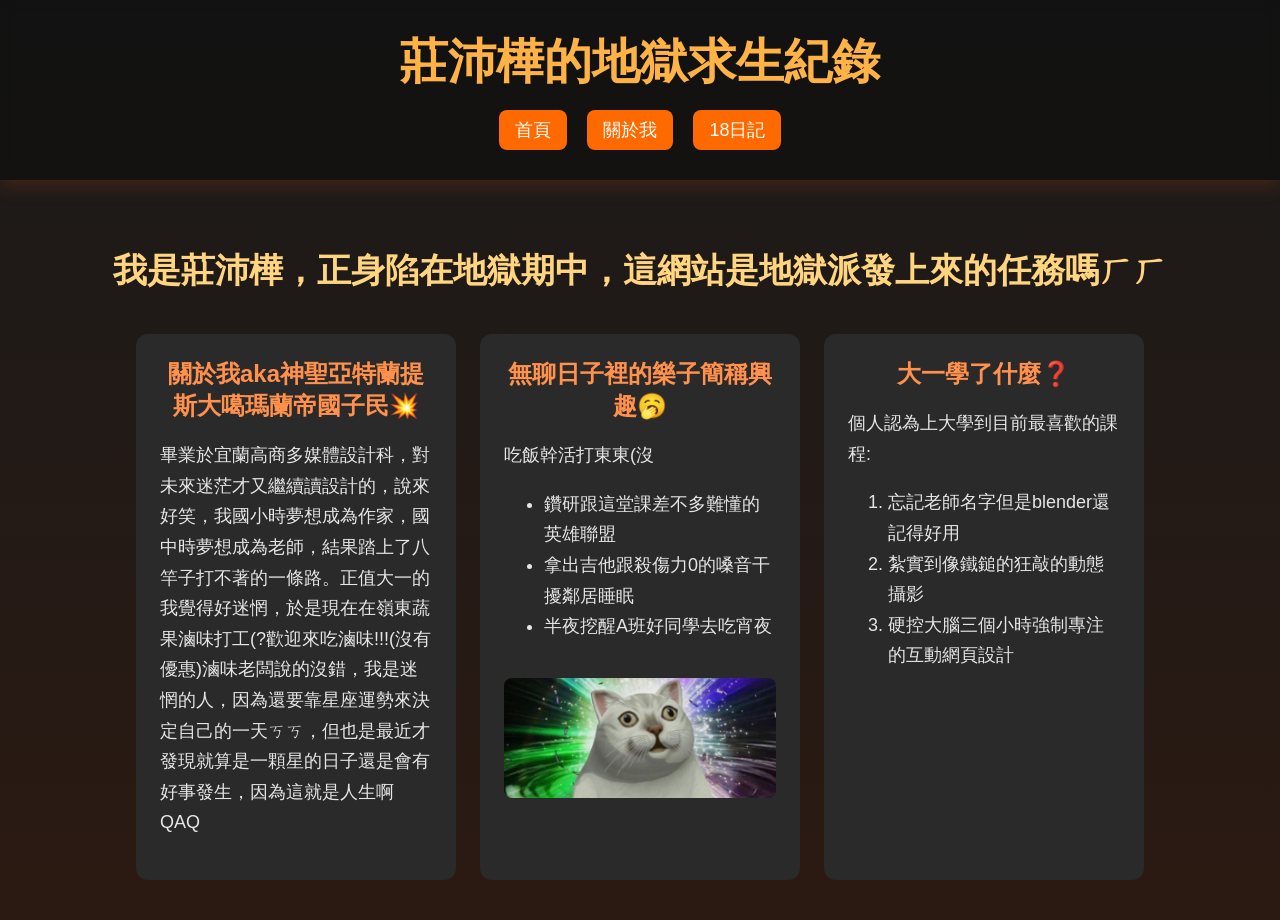
<file: index.html>
<!DOCTYPE html>
<html lang="zh-Hant">
<head>
    <meta charset="UTF-8">
    <meta name="viewport" content="width=device-width, initial-scale=1.0">
    <title>莊沛樺的個人網站</title>
    <link rel="stylesheet" href="style.css">
</head>
<body>

<header>
    <h1>莊沛樺的地獄求生紀錄</h1>
    <nav>
        <a href="index.html">首頁</a>
        <a href="about.html">關於我</a>
        <a href="works.html">18日記</a>
    </nav>
</header>

<main>
    <section class="banner">
        <h2>我是莊沛樺，正身陷在地獄期中，這網站是地獄派發上來的任務嗎ㄏㄏ</h2>
    </section>

    <section class="container">
        <div class="card">
            <h3>關於我aka神聖亞特蘭提斯大噶瑪蘭帝國子民💥</h3>
            <p>
                畢業於宜蘭高商多媒體設計科，對未來迷茫才又繼續讀設計的，說來好笑，我國小時夢想成為作家，國中時夢想成為老師，結果踏上了八竿子打不著的一條路。正值大一的我覺得好迷惘，於是現在在嶺東蔬果滷味打工(?歡迎來吃滷味!!!(沒有優惠)滷味老闆說的沒錯，我是迷惘的人，因為還要靠星座運勢來決定自己的一天ㄎㄎ，但也是最近才發現就算是一顆星的日子還是會有好事發生，因為這就是人生啊QAQ
            </p>
        </div>

        <div class="card">
            <h3>無聊日子裡的樂子簡稱興趣🥱</h3>
            <p>吃飯幹活打東東(沒 </p>
                <ul>
                <li>鑽研跟這堂課差不多難懂的英雄聯盟</li>
                <li>拿出吉他跟殺傷力0的嗓音干擾鄰居睡眠</li>
                <li>半夜挖醒A班好同學去吃宵夜</li>
                </ul>
            <img src="images/14.jpg" class="card-img" alt="貓咪圖片">

        </div>

        <div class="card center">
            <h3>大一學了什麼❓</h3>
            <p>個人認為上大學到目前最喜歡的課程: </p>
            <ol>
                <li>忘記老師名字但是blender還記得好用</li>
                <li>紮實到像鐵鎚的狂敲的動態攝影</li>
                <li>硬控大腦三個小時強制專注的互動網頁設計</li>
            </ol>
        </div>
    </section>
</main>

</body>
</html>
</file>
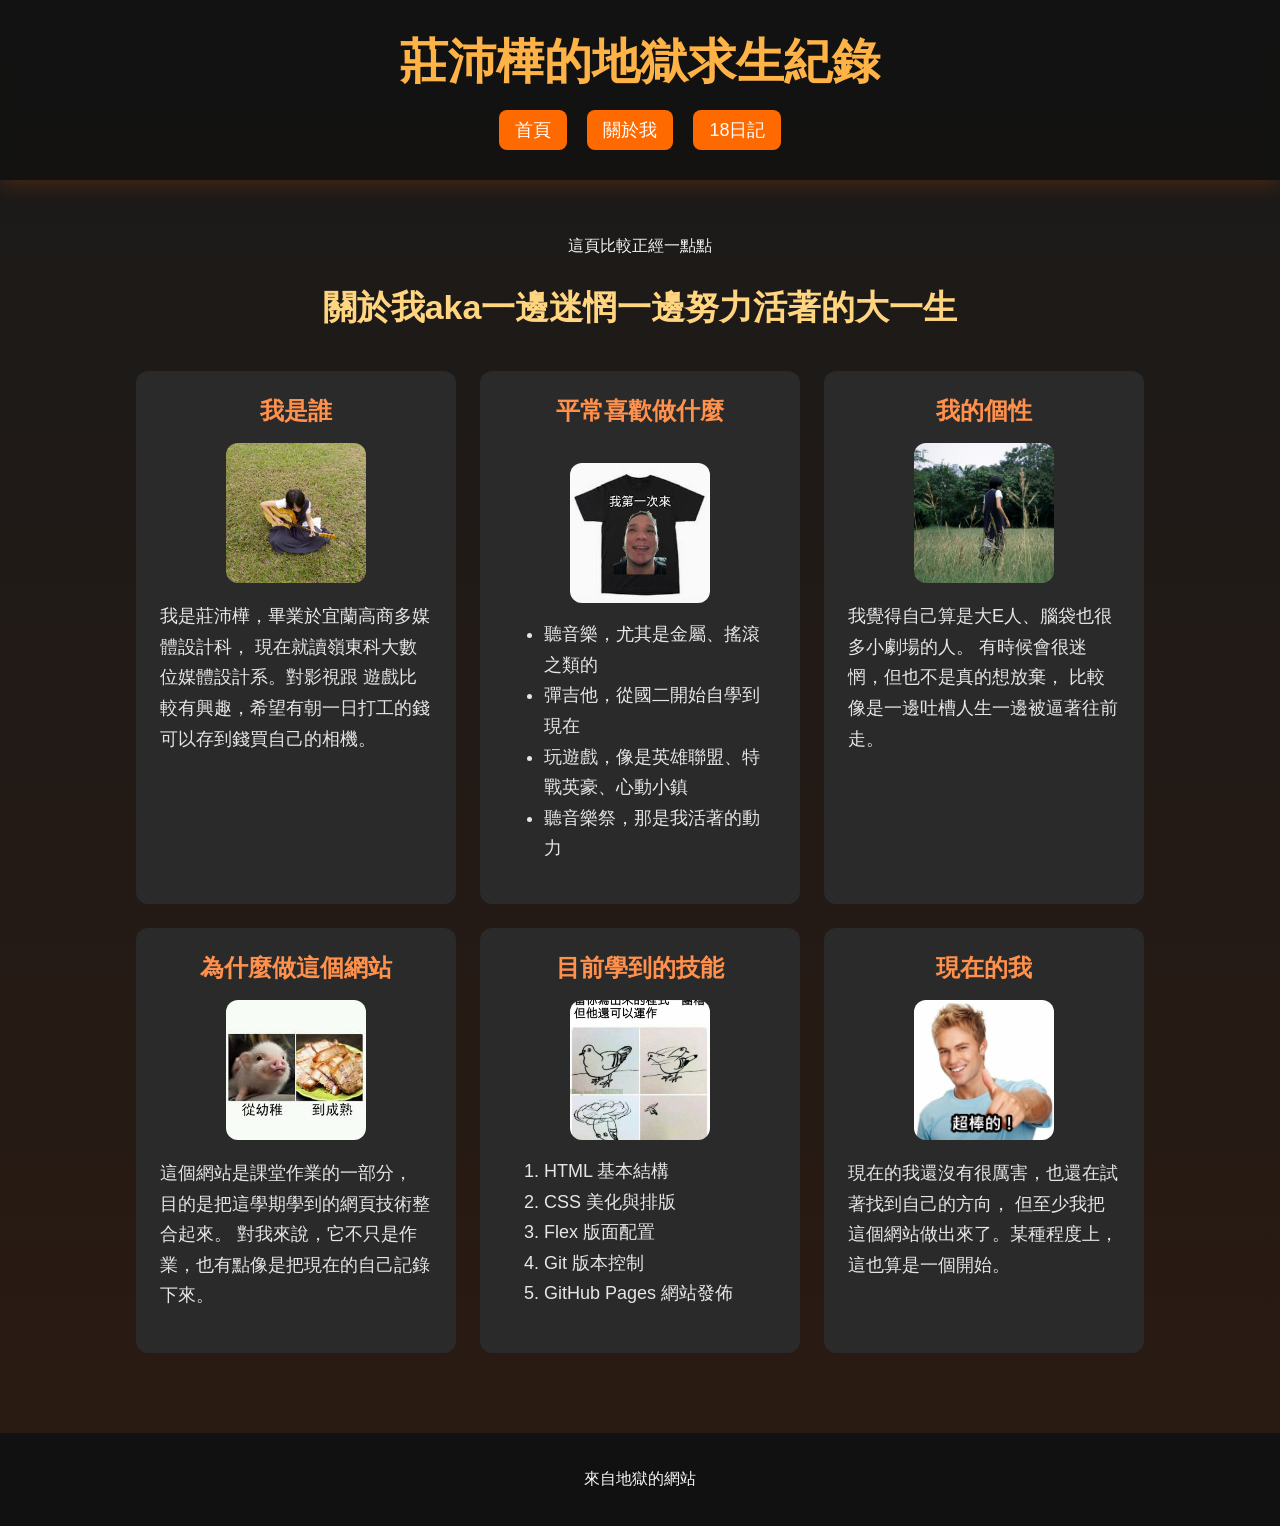
<file: about.html>
<!DOCTYPE html>
<html lang="zh-Hant">
<head>
    <meta charset="UTF-8">
    <meta name="viewport" content="width=device-width, initial-scale=1.0">
    <title>關於我｜莊沛樺的地獄求生紀錄</title>
    <link rel="stylesheet" href="style.css">
</head>
<body>

<header>
    <h1>莊沛樺的地獄求生紀錄</h1>
    <nav>
        <a href="index.html">首頁</a>
        <a href="about.html">關於我</a>
        <a href="works.html">18日記</a>
    </nav>
</header>

<main>
    <section class="banner">
        <p>這頁比較正經一點點</p>
        <h2>關於我aka一邊迷惘一邊努力活著的大一生</h2>
    </section>

    <section class="container">

        <div class="card who">
            <h3>我是誰</h3>
            <img src="images/3.jpg" alt="我的照片" class="profile-img">
            <p>
                我是莊沛樺，畢業於宜蘭高商多媒體設計科，
                現在就讀嶺東科大數位媒體設計系。對影視跟
                遊戲比較有興趣，希望有朝一日打工的錢可以存到錢買自己的相機。
            </p>
        </div>

        <div class="card">
            <h3>平常喜歡做什麼</h3>
            <img src="images/7.jpg" alt="我的照片" class="profile-img">
            <ul>
                <li>聽音樂，尤其是金屬、搖滾之類的</li>
                <li>彈吉他，從國二開始自學到現在</li>
                <li>玩遊戲，像是英雄聯盟、特戰英豪、心動小鎮</li>
                <li>聽音樂祭，那是我活著的動力</li>
            </ul>
        </div>

        <div class="card">
            <h3>我的個性</h3>
            <img src="images/2.jpg" alt="我的照片" class="profile-img">
            <p>
                我覺得自己算是大E人、腦袋也很多小劇場的人。
                有時候會很迷惘，但也不是真的想放棄，
                比較像是一邊吐槽人生一邊被逼著往前走。
            </p>

        </div>

        <div class="card">
            <h3>為什麼做這個網站</h3>
            <img src="images/6.jpg" alt="我的照片" class="profile-img">
            <p>
                這個網站是課堂作業的一部分，
                目的是把這學期學到的網頁技術整合起來。
                對我來說，它不只是作業，也有點像是把現在的自己記錄下來。
            </p>
        </div>

        <div class="card">
            <h3>目前學到的技能</h3>
            <img src="images/5.jpeg" alt="我的照片" class="profile-img">
            <ol>
                <li>HTML 基本結構</li>
                <li>CSS 美化與排版</li>
                <li>Flex 版面配置</li>
                <li>Git 版本控制</li>
                <li>GitHub Pages 網站發佈</li>
            </ol>
        </div>

        <div class="card">
            <h3>現在的我</h3>
            <img src="images/4.jpg" alt="我的照片" class="profile-img">
            <p>
                現在的我還沒有很厲害，也還在試著找到自己的方向，
                但至少我把這個網站做出來了。某種程度上，這也算是一個開始。
            </p>
        </div>

    </section>
</main>

<footer>
    <p>來自地獄的網站</p>
</footer>

</body>
</html>
</file>
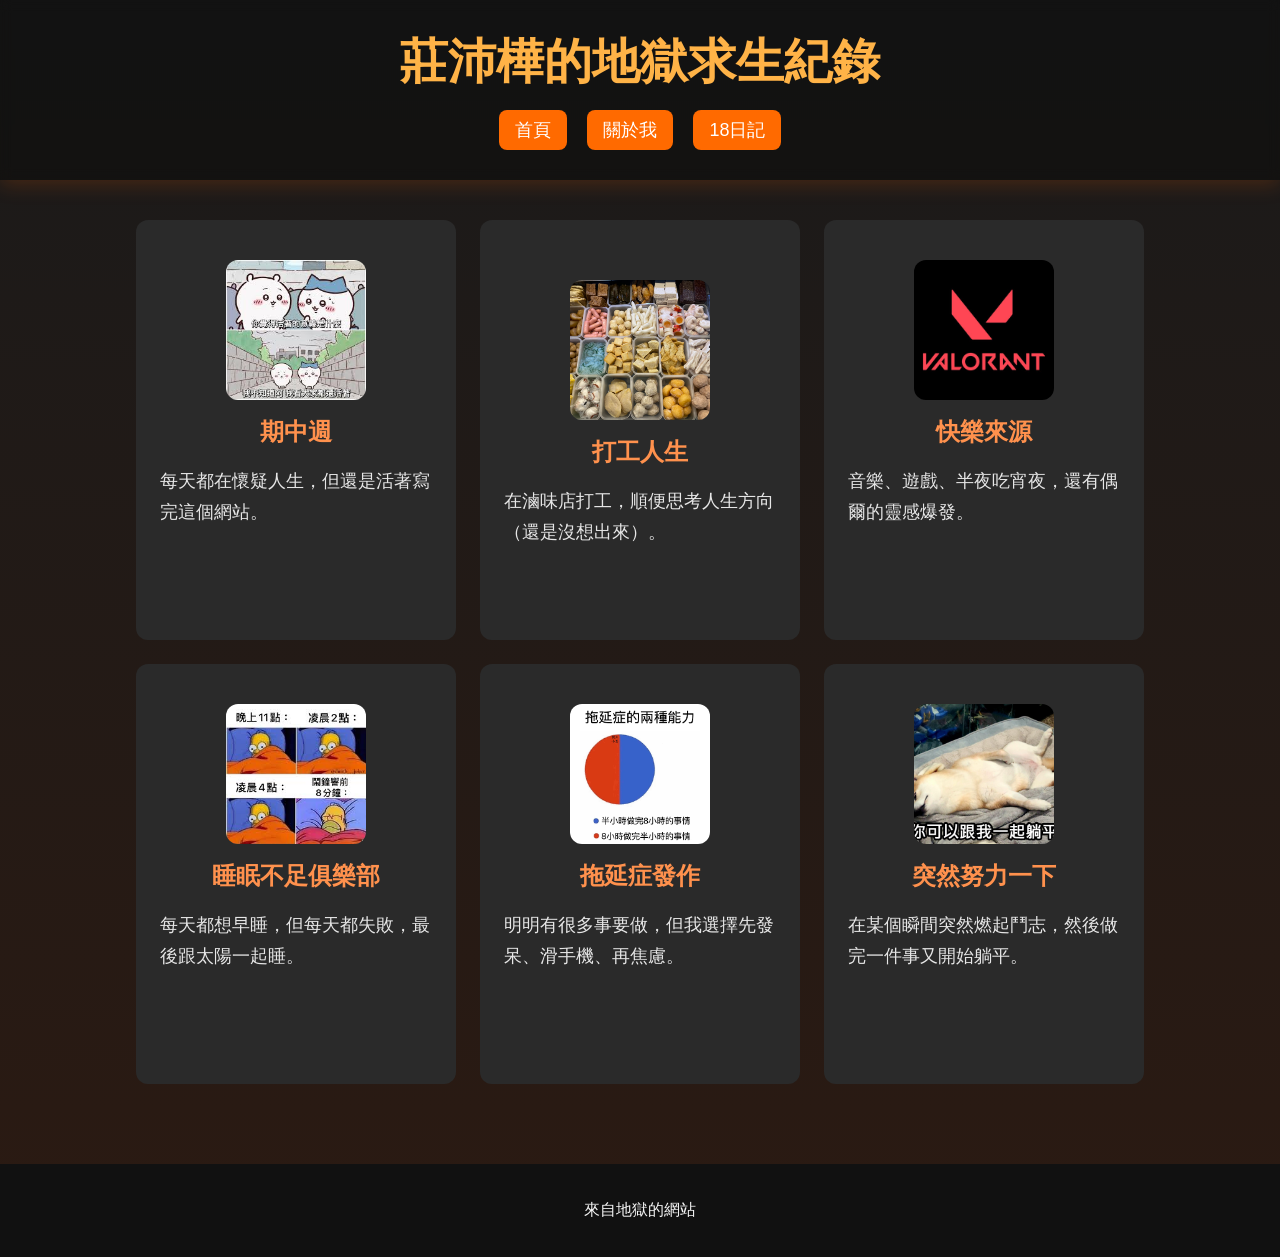
<file: works.html>
<!DOCTYPE html>
<html lang="zh-Hant">
<head>
    <meta charset="UTF-8">
    <meta name="viewport" content="width=device-width, initial-scale=1.0">
    <title>作品展示｜莊沛樺的地獄求生紀錄</title>
    <link rel="stylesheet" href="style.css">
</head>
<body>

<header>
    <h1>莊沛樺的地獄求生紀錄</h1>
    <nav>
        <a href="index.html">首頁</a>
        <a href="about.html">關於我</a>
        <a href="works.html">18日記</a>
    </nav>
</header>

<main>
    <section class="container">

        <div class="card">
            <img src="images/8.jpg" alt="我的照片" class="profile-img">
            <h3>期中週</h3>
            <p>每天都在懷疑人生，但還是活著寫完這個網站。</p>
        </div>

        <div class="card">
            <img src="images/9.jpg" alt="我的照片" class="profile-img">
            <h3>打工人生</h3>
            <p>在滷味店打工，順便思考人生方向（還是沒想出來）。</p>
        </div>

        <div class="card">
            <img src="images/10.jpg" alt="我的照片" class="profile-img">
            <h3>快樂來源</h3>
            <p>音樂、遊戲、半夜吃宵夜，還有偶爾的靈感爆發。</p>
        </div>

        <div class="card">
            <img src="images/11.jpg" alt="我的照片" class="profile-img">
            <h3>睡眠不足俱樂部</h3>
            <p>每天都想早睡，但每天都失敗，最後跟太陽一起睡。</p>
        </div>

        <div class="card">
            <img src="images/12.png" alt="我的照片" class="profile-img">
            <h3>拖延症發作</h3>
            <p>明明有很多事要做，但我選擇先發呆、滑手機、再焦慮。</p>
        </div>

        <div class="card">
            <img src="images/13.jpg" alt="我的照片" class="profile-img">
            <h3>突然努力一下</h3>
            <p>在某個瞬間突然燃起鬥志，然後做完一件事又開始躺平。</p>
        </div>

    </section>
</main>

<footer>
    <p>來自地獄的網站</p>
</footer>

</body>
</html>
</file>
<file: style.css>
body {
    margin: 0;
    font-family: "Noto Sans TC", "Microsoft JhengHei", sans-serif;
    background: linear-gradient(180deg, #1a1a1a 0%, #2b1a12 100%);
    color: #f5f5f5;
}

header {
    text-align: center;
    padding: 30px 20px;
    background: rgba(0, 0, 0, 0.3);
    backdrop-filter: blur(6px);
    box-shadow: 0 4px 20px rgba(255, 100, 0, 0.2);
}

header h1 {
    margin: 0;
    font-size: 48px;
    color: #ffb347;
    text-shadow: none;
}

nav {
    margin-top: 16px;
}

nav a {
    display: inline-block;
    color: white;
    text-decoration: none;
    background-color: #ff6a00;
    padding: 8px 16px;
    margin: 0 8px;
    border-radius: 8px;
    font-size: 18px;
    transition: all 0.3s;
}

nav a:hover {
    transform: translateY(-2px);
    background-color: #ff8c00;
    box-shadow: 0 4px 12px rgba(255, 100, 0, 0.4);
}

main {
    max-width: 1200px;
    margin: auto;
    padding: 40px 20px;
}

.banner {
    text-align: center;
    margin-bottom: 40px;
}

.banner h2 {
    font-size: 34px;
    color: #ffd580;
    text-shadow: none;
}

.container {
    display: flex;
    justify-content: center;
    gap: 24px;
    flex-wrap: wrap;
}

.card {
    background: #2a2a2a;
    width: 320px;
    min-height: 420px;
    padding: 24px;
    border-radius: 12px;
    transition: all 0.3s;
    box-sizing: border-box;
}

.card:hover {
    transform: translateY(-10px);
    box-shadow:
            0 0 10px rgba(255, 100, 0, 0.6),
            0 0 20px rgba(255, 69, 0, 0.4);
}

.card h3 {
    color: #ff914d;
    font-size: 24px;
    margin-top: 0;
    margin-bottom: 16px;
    text-align: center;
}

.card p,.card li {
    color: #e6e6e6;
    font-size: 18px;
    line-height: 1.7;
}

footer {
    text-align: center;
    padding: 20px;
    margin-top: 40px;
    background-color: #111;
}

.profile {
    text-align: center;
}

.profile-img {
    width: 140px;
    height: 140px;
    object-fit: cover;
    border-radius: 12px;
    margin: 16px 0;
    transition: 0.3s;
}

.profile-img:hover {
    transform: scale(1.05);
}

.card img {
    display: block;
    margin: 16px auto;
}

.card:nth-child(2) img {
    margin-top: 36px;
}

.card-img {
    width: 100%;
    height: 120px;
    object-fit: cover;
    border-radius: 8px;
    margin-top: 12px;
    opacity: 0.9;
}
</file>
